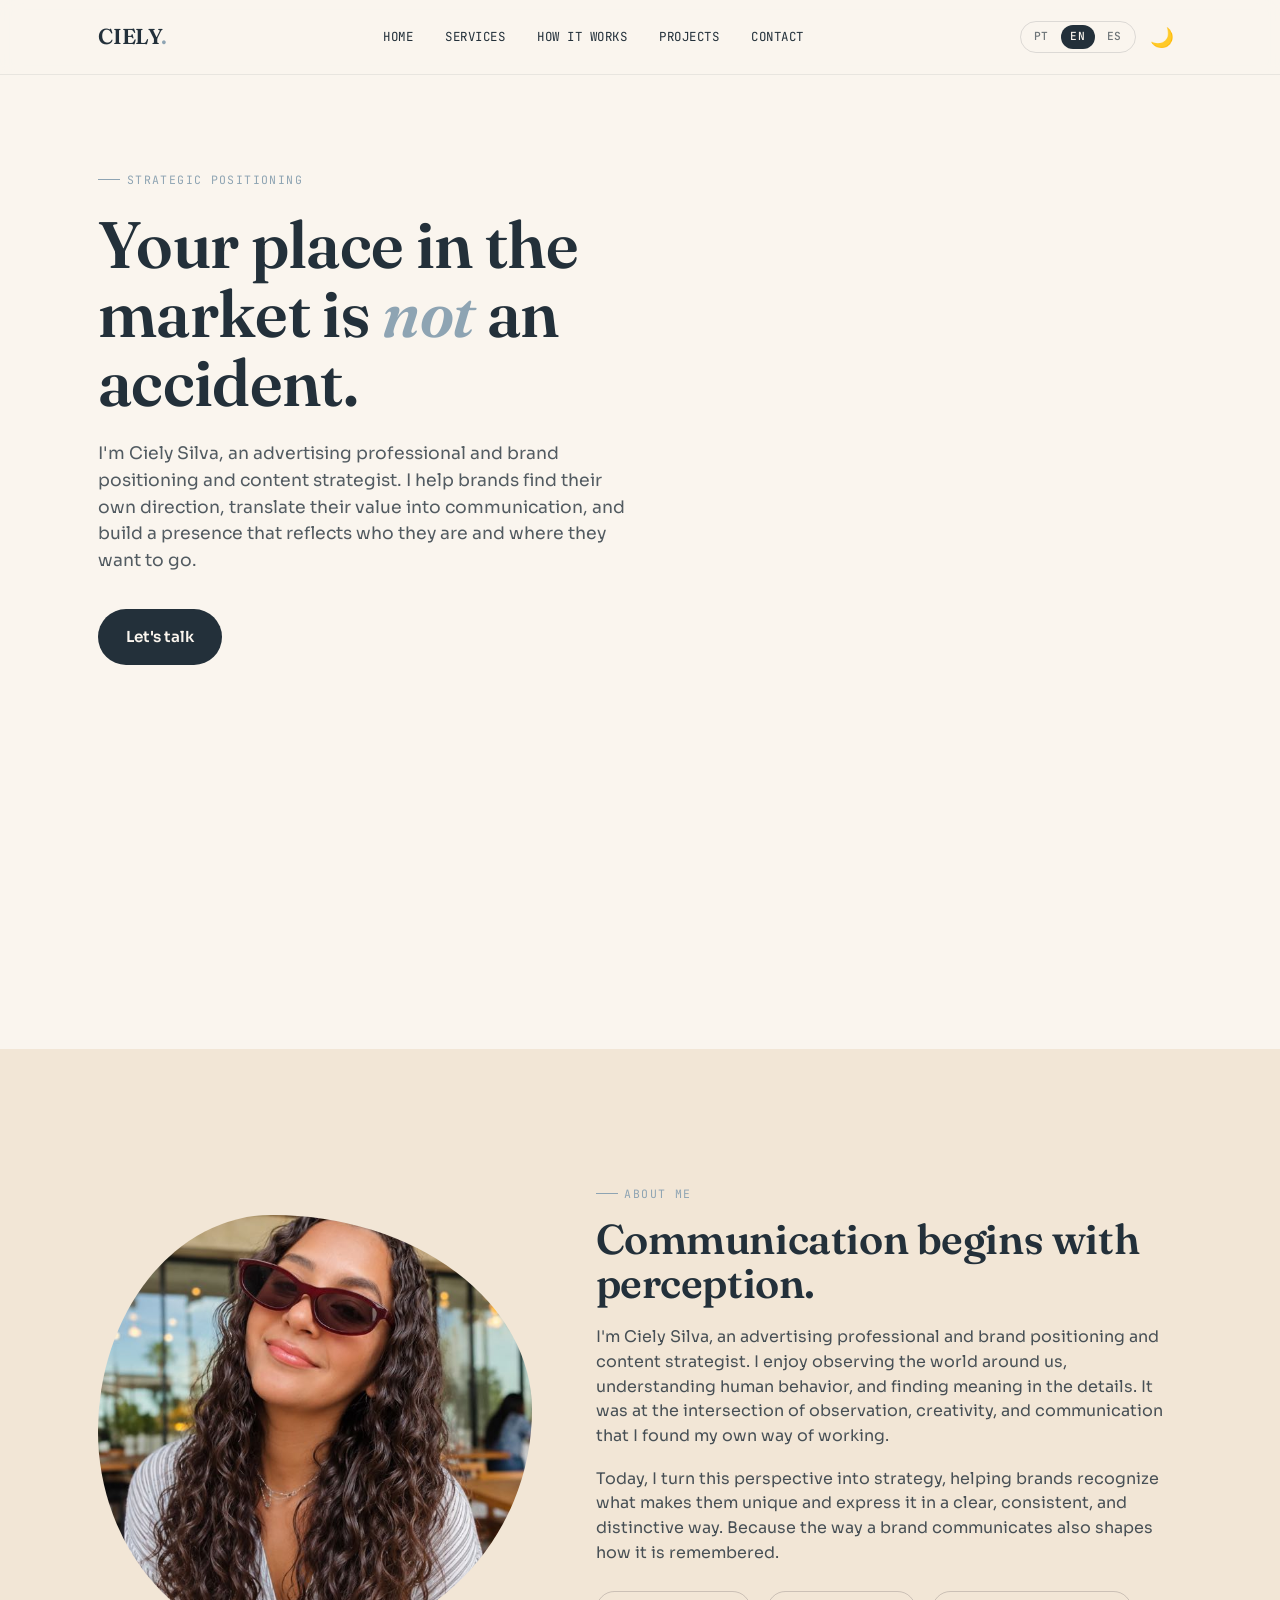
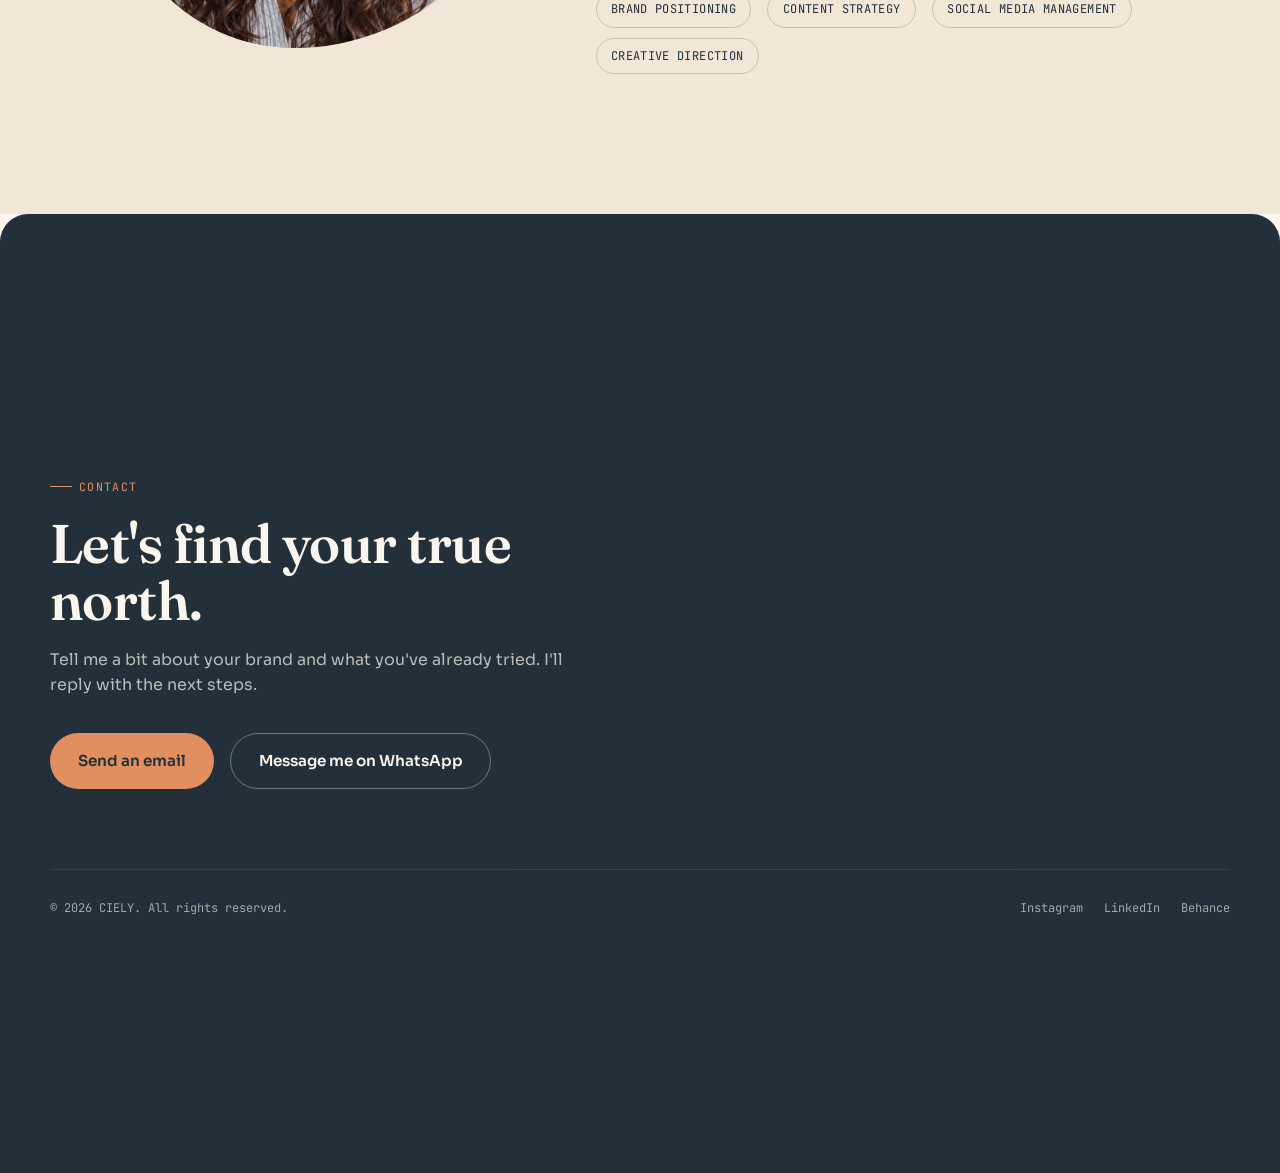
<file: index.html>
<!DOCTYPE html>
<html lang="pt-BR">
<head>
<meta charset="UTF-8" />
<meta name="viewport" content="width=device-width, initial-scale=1.0" />
<title data-i18n="index.title">CIELY — Posicionamento Estratégico para Redes Sociais</title>
<meta name="description" content="Portfólio de social media especializado em posicionamento estratégico de marcas." data-i18n-attr="content:index.desc" />

<!-- ================================================================
     COMO EDITAR ESTE SITE
     - Troque "NORTE" pelo seu nome ou nome de marca (busque por NORTE no arquivo)
     - Troque os textos entre [colchetes] pelo seu conteúdo real
     - Troque os links de e-mail, WhatsApp e redes sociais no rodapé
     - As imagens dos cases foram substituídas por blocos de cor de propósito:
       quando tiver prints/fotos reais, troque a <div class="case-thumb"> por uma <img>
     ================================================================ -->

<link rel="preconnect" href="https://fonts.googleapis.com">
<link rel="preconnect" href="https://fonts.gstatic.com" crossorigin>
<link href="https://fonts.googleapis.com/css2?family=Fraunces:ital,opsz,wght@0,9..144,500;0,9..144,600;1,9..144,500&family=Sora:wght@400;500;600;700&family=JetBrains+Mono:wght@400;500;700&display=swap" rel="stylesheet">

<link rel="stylesheet" href="css/style.css?v=11" />
<script>
  // Aplicar tema imediatamente para evitar flash
  (function() {
    const savedTheme = localStorage.getItem('theme');
    const prefersDark = window.matchMedia('(prefers-color-scheme: dark)').matches;
    const theme = savedTheme || (prefersDark ? 'dark' : 'light');
    if (theme === 'dark') {
      document.documentElement.classList.add('dark-mode');
    } else {
      document.documentElement.classList.add('light-mode');
    }
  })();
</script>
</head>
<body>

<!-- ============ NAV ============ -->
<header class="site-nav" id="siteNav">
  <div class="wrap">
    <a href="#top" class="brand">CIELY<span>.</span></a>
    <nav>
      <ul class="nav-links">
        <li><a href="#inicio" data-i18n="nav.home">Início</a></li>
        <li><a href="servicos.html" data-i18n="nav.services">Serviços</a></li>
        <li><a href="processo.html" data-i18n="nav.process">Como funciona</a></li>
        <li><a href="cases.html" data-i18n="nav.cases">Cases</a></li>
        <li><a href="contato.html" data-i18n="nav.contact">Contato</a></li>
      </ul>
    </nav>
    <div class="nav-tools">
      <div class="lang-switch" role="group" aria-label="Idioma" data-i18n-attr="aria-label:aria.lang">
        <button type="button" data-lang="pt" lang="pt" aria-label="Português" aria-pressed="true">PT</button>
        <button type="button" data-lang="en" lang="en" aria-label="English" aria-pressed="false">EN</button>
        <button type="button" data-lang="es" lang="es" aria-label="Español" aria-pressed="false">ES</button>
      </div>
      <button class="theme-toggle" id="themeToggle" aria-label="Alternar tema claro/escuro" data-i18n-attr="aria-label:aria.theme">
      <span id="themeIcon">🌙</span>
    </button>
    <button class="nav-toggle" id="navToggle" aria-label="Abrir menu" aria-expanded="false" data-i18n-attr="aria-label:aria.menu">
      <span></span><span></span><span></span>
    </button>
    </div>
  </div>
</header>

<!-- ============ HERO ============ -->
<section class="hero" id="top">
  <div class="wrap">
    <div class="hero-copy">
      <span class="eyebrow" data-i18n="index.eyebrow">Posicionamento estratégico</span>
      <h1 class="hero-title" data-i18n-html="index.hero.title">Seu lugar no mercado <em>não</em> é um acaso.</h1>
      <p class="hero-sub" data-i18n="index.hero.sub">
        Sou Ciely Silva, publicitária e social media focada em posicionamento estratégico.
        Ajudo marcas a sair do meio do ruído e ocupar o único espaço que é delas —
        com clareza antes de estética.
      </p>
      <div class="hero-actions">
        <a href="contato.html" class="btn btn-primary" data-i18n="index.hero.btn">Vamos conversar</a>
      </div>
    </div>

  </div>
</section>

<!-- ============ INÍCIO ============ -->
<section class="section" id="inicio">
  <div class="wrap">
    <div class="about-copy reveal">
    </div>
  </div>
</section>

<!-- ============ QUEM SOU ============ -->
<section class="section section-alt" style="background: var(--paper-2);">
      <div class="wrap about-grid">
        <img src="avatar.enc" alt="Ciely Silva" class="about-blob reveal" />
        <div class="about-copy reveal">
          <span class="eyebrow" data-i18n="index.about.eyebrow">Quem sou</span>
          <h2 style="margin-top:1rem; font-size:clamp(1.9rem,3.6vw,2.6rem);" data-i18n="index.about.title">Posicionamento é a base de tudo</h2>
          <p style="margin-top:1.2rem;" data-i18n="index.about.p1">
            Sou Ciely Silva, publicitária e estrategista de posicionamento e conteúdo.

            Gosto de observar o que acontece ao nosso redor, compreender comportamentos e encontrar significado nos detalhes. Foi nesse encontro entre observação, criatividade e comunicação que encontrei a minha forma de trabalhar.

            Hoje, transformo esse olhar em estratégia para ajudar marcas a reconhecer o que as torna únicas e expressar isso de maneira clara, coerente e reconhecível.

            Porque a forma como uma marca se comunica também constrói a forma como ela é lembrada.</p>
          <p data-i18n="index.about.p2">
            Trabalho com marcas que precisam sair do ruído, definir a própria voz e construir presença com intenção — e não só com frequência.
          </p>
          <ul class="about-list">
            <li data-i18n="skill.positioning">Posicionamento de marca</li>
            <li data-i18n="skill.content">Estratégia de conteúdo</li>
            <li data-i18n="skill.social">Gestão de redes sociais</li>
            <li data-i18n="skill.creative">Direção criativa</li>
          </ul>
        </div>
      </div>
    </section>
 
<!-- ============ CONTATO / FOOTER ============ -->
<footer class="contact" id="contato">
  <div class="wrap section">
    <span class="eyebrow" data-i18n="nav.contact">Contato</span>
    <h2 class="contact-title" data-i18n="footer.title">Vamos encontrar o seu norte.</h2>
    <p class="contact-sub" data-i18n="footer.sub.index">
      Me conte um pouco sobre a sua marca e o que você já tentou. Eu respondo com os
      próximos passos.
    </p>
    <div class="contact-actions">
      <a href="mailto:ciely.silva@ymal.com" class="btn btn-primary" data-i18n="btn.email">Enviar e-mail</a>
      <a href="https://wa.me/5531991516559" class="btn btn-ghost" target="_blank" rel="noopener" data-i18n="btn.whatsapp">Chamar no WhatsApp</a>
    </div>

    <div class="footer-bottom">
      <span>© <span id="year"></span> <span data-i18n="footer.rights">CIELY. Todos os direitos reservados.</span></span>
      <ul class="social-links">
        <li><a href="https://instagram.com/cielysillva" target="_blank" rel="noopener">Instagram</a></li>
        <li><a href="https://linkedin.com/in/franciely-silva-8322b4121" target="_blank" rel="noopener">LinkedIn</a></li>
        <li><a href="https://behance.net/seuusuario" target="_blank" rel="noopener">Behance</a></li>
      </ul>
    </div>
  </div>
</footer>

<script src="js/i18n.js?v=1"></script>
  <script src="js/script.js?v=7"></script>
</body>
</html>
</file>
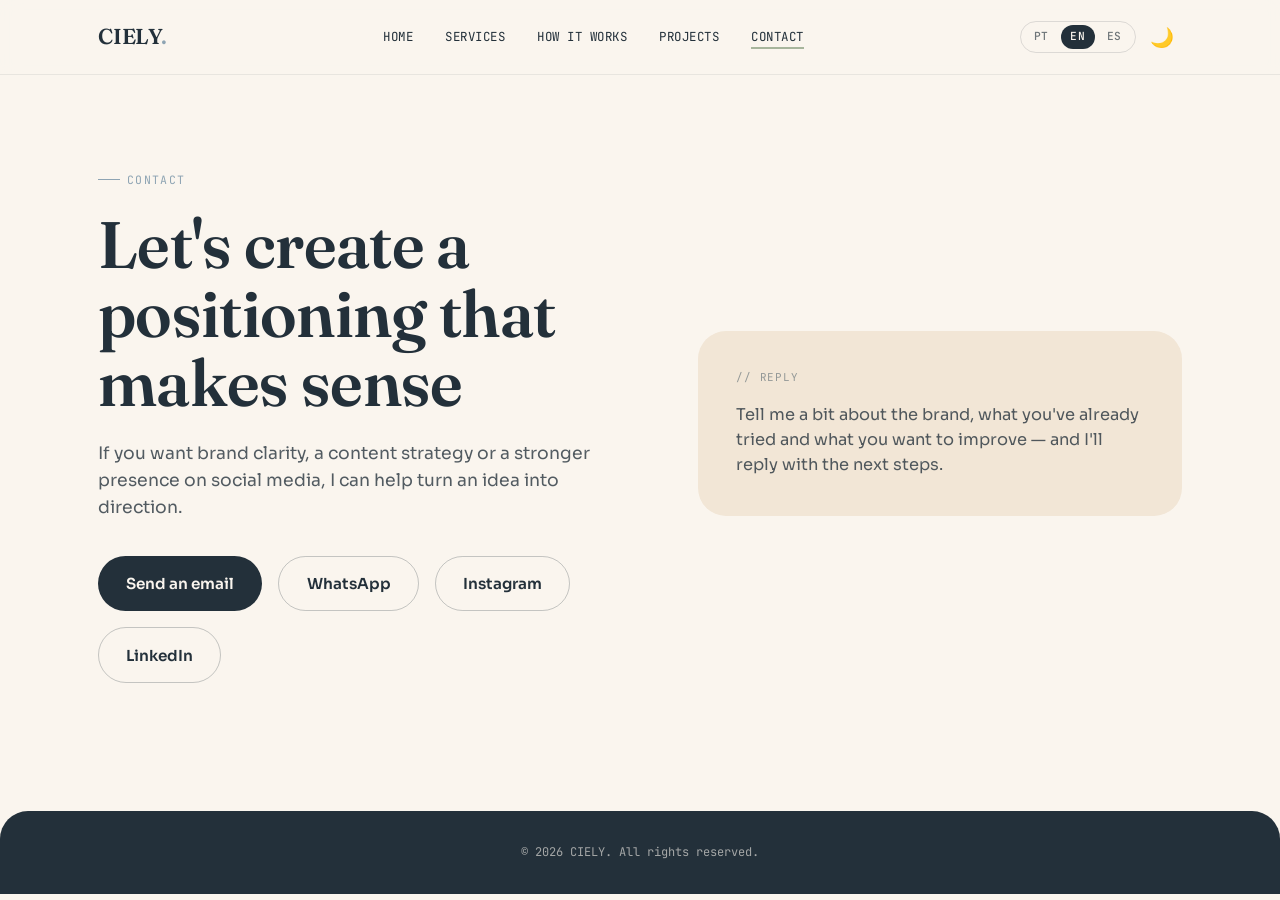
<file: contato.html>
<!DOCTYPE html>
<html lang="pt-BR">
<head>
  <meta charset="UTF-8" />
  <meta name="viewport" content="width=device-width, initial-scale=1.0" />
  <title data-i18n="contact.title">Contato — CIELY</title>
  <meta name="description" content="Entre em contato para discutir posicionamento estratégico e redes sociais." data-i18n-attr="content:contact.desc" />
  <link rel="preconnect" href="https://fonts.googleapis.com">
  <link rel="preconnect" href="https://fonts.gstatic.com" crossorigin>
  <link href="https://fonts.googleapis.com/css2?family=Fraunces:ital,opsz,wght@0,9..144,500;0,9..144,600;1,9..144,500&family=Sora:wght@400;500;600;700&family=JetBrains+Mono:wght@400;500;700&display=swap" rel="stylesheet">
  <link rel="stylesheet" href="css/style.css?v=11" />
  <script>
    // Aplicar tema imediatamente para evitar flash
    (function() {
      const savedTheme = localStorage.getItem('theme');
      const prefersDark = window.matchMedia('(prefers-color-scheme: dark)').matches;
      const theme = savedTheme || (prefersDark ? 'dark' : 'light');
      if (theme === 'dark') {
        document.documentElement.classList.add('dark-mode');
      } else {
        document.documentElement.classList.add('light-mode');
      }
    })();
  </script>
</head>
<body>
  <header class="site-nav" id="siteNav">
    <div class="wrap">
      <a href="index.html" class="brand">CIELY<span>.</span></a>
      <nav>
        <ul class="nav-links">
          <li><a href="index.html#inicio" data-i18n="nav.home">Início</a></li>
          <li><a href="servicos.html" data-i18n="nav.services">Serviços</a></li>
          <li><a href="processo.html" data-i18n="nav.process">Como funciona</a></li>
          <li><a href="cases.html" data-i18n="nav.cases">Cases</a></li>
          <li><a href="contato.html" class="is-active" aria-current="page" data-i18n="nav.contact">Contato</a></li>
        </ul>
      </nav>
      <div class="nav-tools">
        <div class="lang-switch" role="group" aria-label="Idioma" data-i18n-attr="aria-label:aria.lang">
          <button type="button" data-lang="pt" lang="pt" aria-label="Português" aria-pressed="true">PT</button>
          <button type="button" data-lang="en" lang="en" aria-label="English" aria-pressed="false">EN</button>
          <button type="button" data-lang="es" lang="es" aria-label="Español" aria-pressed="false">ES</button>
        </div>
        <button class="theme-toggle" id="themeToggle" aria-label="Alternar tema claro/escuro" data-i18n-attr="aria-label:aria.theme">
        <span id="themeIcon">🌙</span>
      </button>
      <button class="nav-toggle" id="navToggle" aria-label="Abrir menu" aria-expanded="false" data-i18n-attr="aria-label:aria.menu">
        <span></span><span></span><span></span>
      </button>
      </div>
    </div>
  </header>

  <main>
    <section class="hero">
      <div class="wrap">
        <div class="hero-copy">
          <span class="eyebrow" data-i18n="nav.contact">Contato</span>
          <h1 class="hero-title" data-i18n="contact.hero.title">Vamos criar um posicionamento que faça sentido</h1>
          <p class="hero-sub" data-i18n="contact.hero.sub">
            Se você quer clareza de marca, estratégia de conteúdo ou uma presença mais firme nas redes, eu posso ajudar a transformar ideia em direção.
          </p>
          <div class="hero-actions">
            <a href="mailto:ciely.silva@gmail.com" class="btn btn-primary" data-i18n="btn.email">Enviar e-mail</a>
            <a href="https://wa.me/5531991516559" class="btn btn-ghost" target="_blank" rel="noopener">WhatsApp</a>
            <a href="https://instagram.com/cielysillva" class="btn btn-ghost" target="_blank" rel="noopener">Instagram</a>
            <a href="https://linkedin.com/in/franciely-silva-8322b4121" class="btn btn-ghost" target="_blank" rel="noopener">LinkedIn</a>
          </div>
        </div>
        <div class="hero-visual">
          <div class="matrix-card">
            <span class="matrix-caption" data-i18n="contact.caption">// Resposta</span>
            <p style="margin:0; font-size:1.02rem; color:var(--ink); opacity:0.78;" data-i18n="contact.card">
              Me conte um pouco sobre a marca, o que já tentou e o que quer melhorar — e eu respondo com os próximos passos.
            </p>
          </div>
        </div>
      </div>
    </section>
  </main>

  
  
  
<!-- ============ FOOTER ============ -->
<footer class="contact contact-slim">
  <div class="wrap">
    <div class="footer-bottom">
      <span>© <span id="year"></span> <span data-i18n="footer.rights">CIELY. Todos os direitos reservados.</span></span>
    </div>
  </div>
</footer>
<script src="js/i18n.js?v=1"></script>
  <script src="js/script.js?v=7"></script>
</body>
</html>
</file>
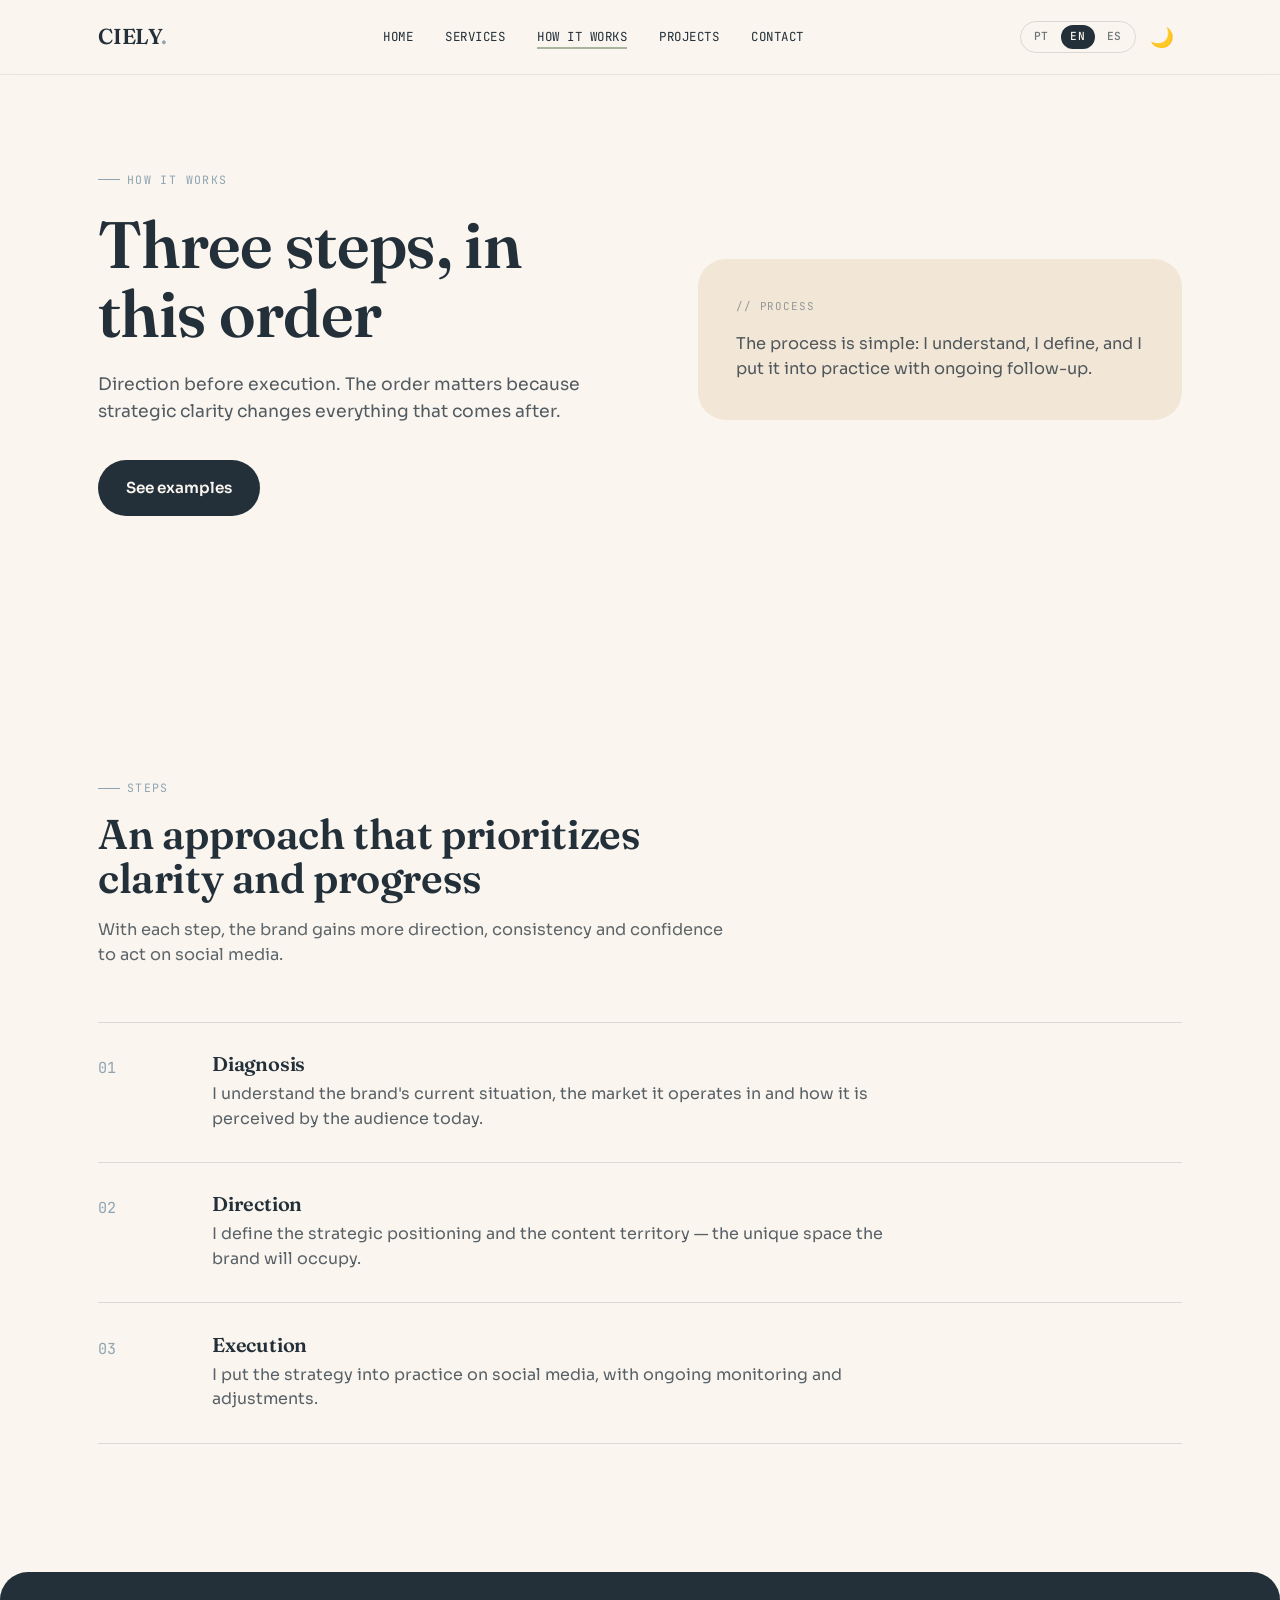
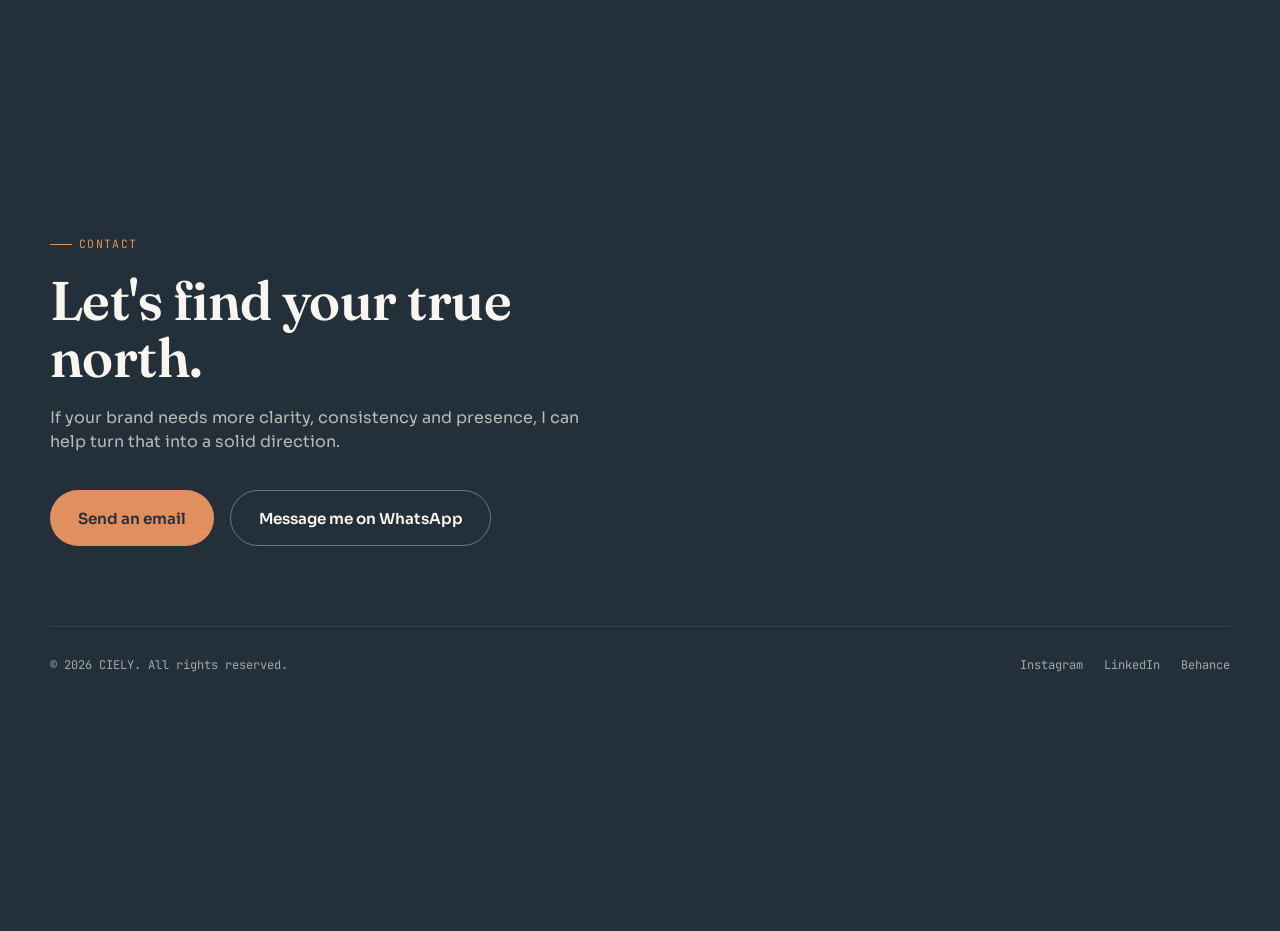
<file: processo.html>
<!DOCTYPE html>
<html lang="pt-BR">
<head>
  <meta charset="UTF-8" />
  <meta name="viewport" content="width=device-width, initial-scale=1.0" />
  <title data-i18n="process.title">Como funciona — CIELY</title>
  <meta name="description" content="Entenda o processo de trabalho de CIELY, do diagnóstico à execução." data-i18n-attr="content:process.desc" />
  <link rel="preconnect" href="https://fonts.googleapis.com">
  <link rel="preconnect" href="https://fonts.gstatic.com" crossorigin>
  <link href="https://fonts.googleapis.com/css2?family=Fraunces:ital,opsz,wght@0,9..144,500;0,9..144,600;1,9..144,500&family=Sora:wght@400;500;600;700&family=JetBrains+Mono:wght@400;500;700&display=swap" rel="stylesheet">
  <link rel="stylesheet" href="css/style.css?v=11" />
  <script>
    // Aplicar tema imediatamente para evitar flash
    (function() {
      const savedTheme = localStorage.getItem('theme');
      const prefersDark = window.matchMedia('(prefers-color-scheme: dark)').matches;
      const theme = savedTheme || (prefersDark ? 'dark' : 'light');
      if (theme === 'dark') {
        document.documentElement.classList.add('dark-mode');
      } else {
        document.documentElement.classList.add('light-mode');
      }
    })();
  </script>
</head>
<body>
  <header class="site-nav" id="siteNav">
    <div class="wrap">
      <a href="index.html" class="brand">CIELY<span>.</span></a>
      <nav>
        <ul class="nav-links">
          <li><a href="index.html#inicio" data-i18n="nav.home">Início</a></li>
          <li><a href="servicos.html" data-i18n="nav.services">Serviços</a></li>
          <li><a href="processo.html" class="is-active" aria-current="page" data-i18n="nav.process">Como funciona</a></li>
          <li><a href="cases.html" data-i18n="nav.cases">Cases</a></li>
          <li><a href="contato.html" data-i18n="nav.contact">Contato</a></li>
        </ul>
      </nav>
      <div class="nav-tools">
        <div class="lang-switch" role="group" aria-label="Idioma" data-i18n-attr="aria-label:aria.lang">
          <button type="button" data-lang="pt" lang="pt" aria-label="Português" aria-pressed="true">PT</button>
          <button type="button" data-lang="en" lang="en" aria-label="English" aria-pressed="false">EN</button>
          <button type="button" data-lang="es" lang="es" aria-label="Español" aria-pressed="false">ES</button>
        </div>
        <button class="theme-toggle" id="themeToggle" aria-label="Alternar tema claro/escuro" data-i18n-attr="aria-label:aria.theme">
        <span id="themeIcon">🌙</span>
      </button>
      <button class="nav-toggle" id="navToggle" aria-label="Abrir menu" aria-expanded="false" data-i18n-attr="aria-label:aria.menu">
        <span></span><span></span><span></span>
      </button>
      </div>
    </div>
  </header>

  <main>
    <section class="hero">
      <div class="wrap">
        <div class="hero-copy">
          <span class="eyebrow" data-i18n="nav.process">Como funciona</span>
          <h1 class="hero-title" data-i18n="process.hero.title">Três etapas, nessa ordem</h1>
          <p class="hero-sub" data-i18n="process.hero.sub">
            Direção antes de execução. A ordem importa porque a clareza estratégica muda tudo o que vem depois.
          </p>
          <div class="hero-actions">
            <a href="cases.html" class="btn btn-primary" data-i18n="process.hero.btn">Ver exemplos</a>
          </div>
        </div>
        <div class="hero-visual">
          <div class="matrix-card">
            <span class="matrix-caption" data-i18n="process.caption">// Processo</span>
            <p style="margin:0; font-size:1.02rem; color:var(--ink); opacity:0.78;" data-i18n="process.card">
              O processo é simples: entendo, defino e coloco em prática com acompanhamento contínuo.
            </p>
          </div>
        </div>
      </div>
    </section>

    <section class="section">
      <div class="wrap">
        <div class="section-head reveal">
          <span class="eyebrow" data-i18n="process.eyebrow">Etapas</span>
          <h2 data-i18n="process.h2">Uma abordagem que prioriza clareza e evolução</h2>
          <p data-i18n="process.intro">A cada etapa, a marca ganha mais direção, consistência e segurança para agir nas redes.</p>
        </div>

        <div class="process-list">
          <div class="process-item reveal">
            <span class="process-num">01</span>
            <div>
              <h3 data-i18n="process.1.h3">Diagnóstico</h3>
              <p data-i18n="process.1.p">Entendo o cenário atual da marca, o mercado em que ela está e como ela é percebida hoje pelo público.</p>
            </div>
          </div>
          <div class="process-item reveal">
            <span class="process-num">02</span>
            <div>
              <h3 data-i18n="process.2.h3">Direção</h3>
              <p data-i18n="process.2.p">Defino o posicionamento estratégico e o território de conteúdo — o espaço único que a marca vai ocupar.</p>
            </div>
          </div>
          <div class="process-item reveal">
            <span class="process-num">03</span>
            <div>
              <h3 data-i18n="process.3.h3">Execução</h3>
              <p data-i18n="process.3.p">Coloco a estratégia em prática nas redes, com acompanhamento e ajustes contínuos.</p>
            </div>
          </div>
        </div>
      </div>
    </section>
  </main>

  <footer class="contact" id="contato">
    <div class="wrap section">
      <span class="eyebrow" data-i18n="nav.contact">Contato</span>
      <h2 class="contact-title" data-i18n="footer.title">Vamos encontrar o seu norte.</h2>
      <p class="contact-sub" data-i18n="footer.sub.pages">
        Se a marca precisa de mais clareza, consistência e presença, posso ajudar a transformar isso em uma direção sólida.
      </p>
      <div class="contact-actions">
        <a href="mailto:ciely.silva@gmail.com" class="btn btn-primary" data-i18n="btn.email">Enviar e-mail</a>
        <a href="https://wa.me/5531991516559" class="btn btn-ghost" target="_blank" rel="noopener" data-i18n="btn.whatsapp">Chamar no WhatsApp</a>
      </div>
      <div class="footer-bottom">
        <span>© <span id="year"></span> <span data-i18n="footer.rights">CIELY. Todos os direitos reservados.</span></span>
        <ul class="social-links">
          <li><a href="https://instagram.com/cielysillva" target="_blank" rel="noopener">Instagram</a></li>
          <li><a href="https://linkedin.com/in/franciely-silva-8322b4121" target="_blank" rel="noopener">LinkedIn</a></li>
          <li><a href="https://behance.net/cielysillva" target="_blank" rel="noopener">Behance</a></li>
        </ul>
      </div>
    </div>
  </footer>

  <script src="js/i18n.js?v=1"></script>
  <script src="js/script.js?v=7"></script>
</body>
</html>
</file>
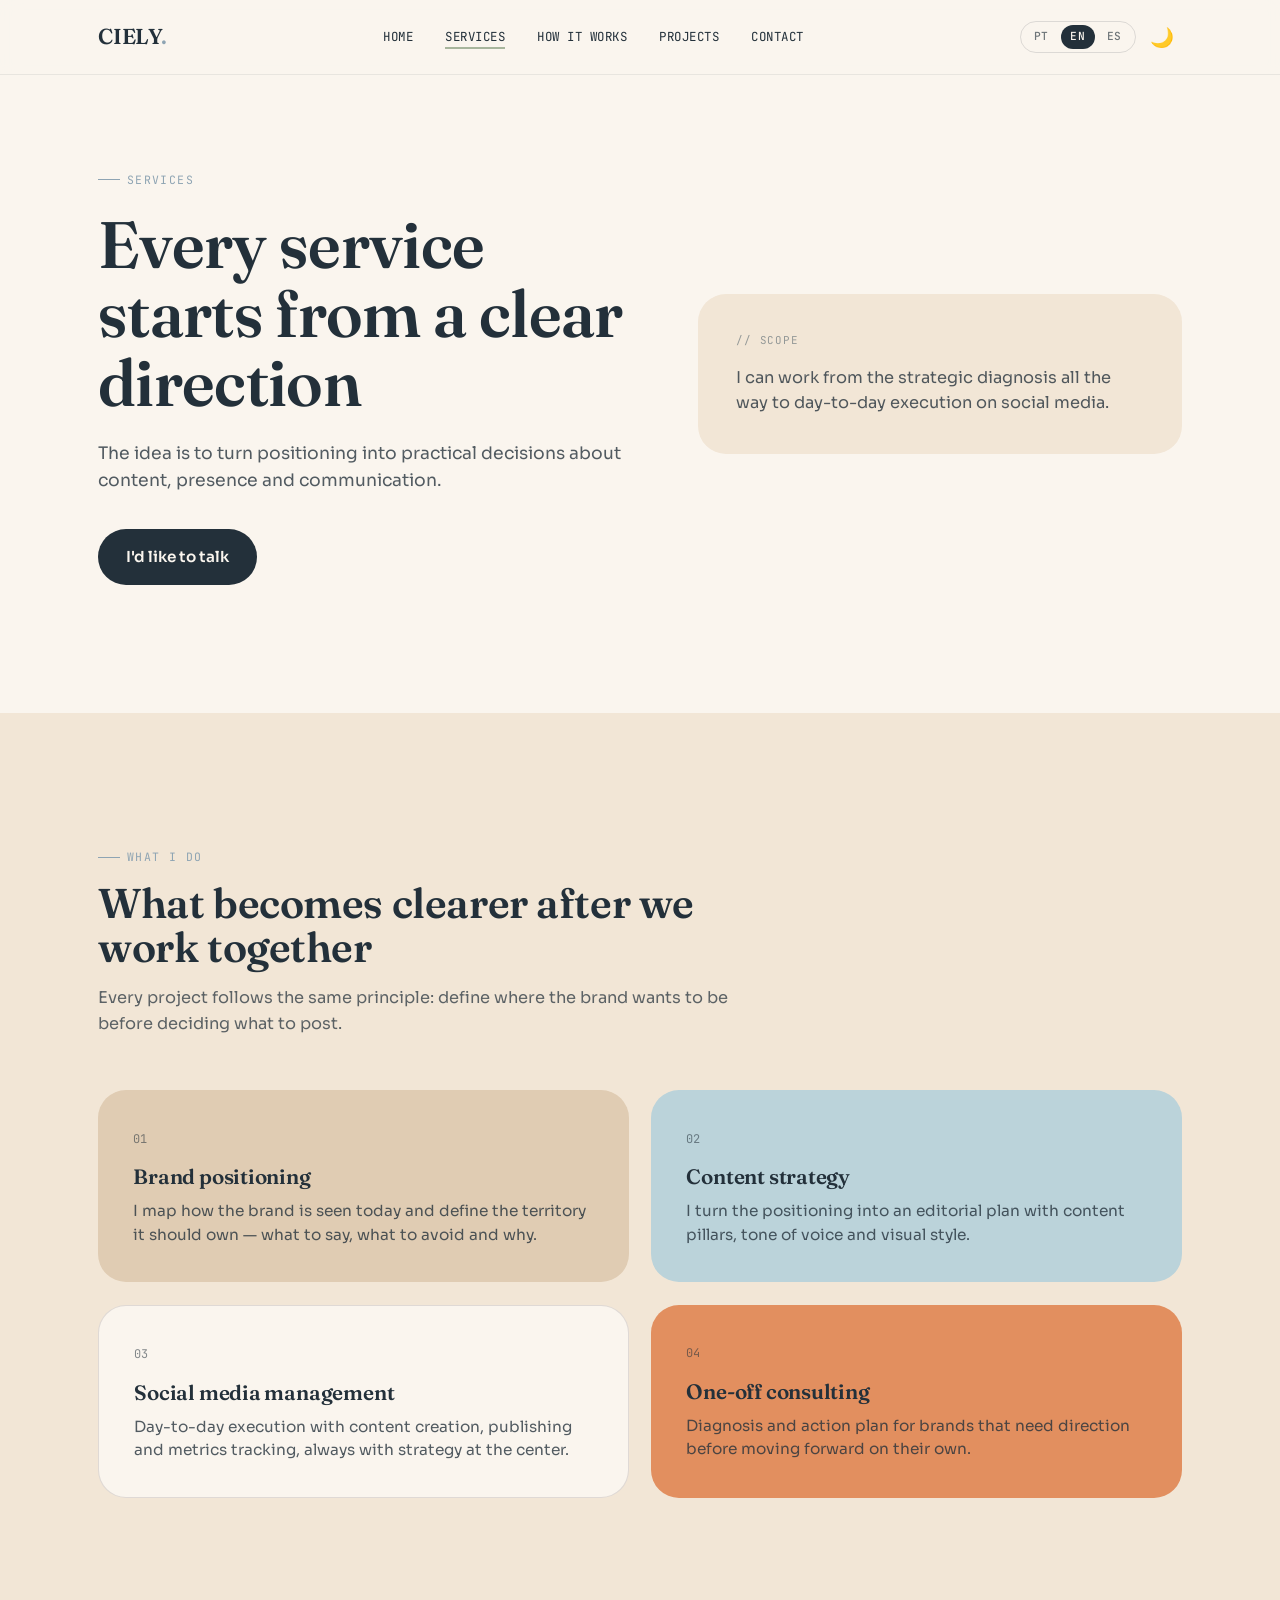
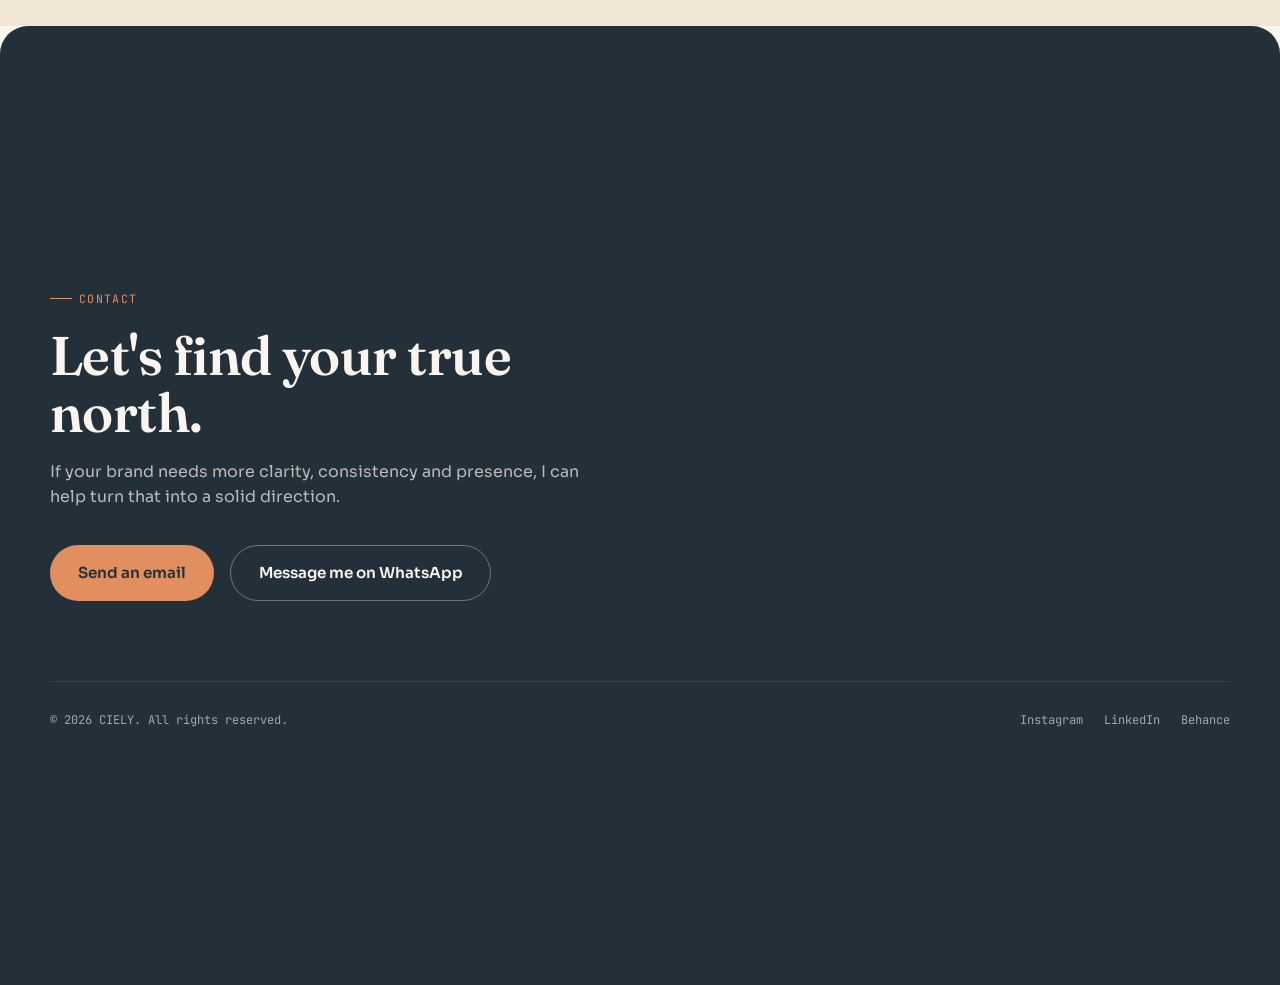
<file: servicos.html>
<!DOCTYPE html>
<html lang="pt-BR">
<head>
  <meta charset="UTF-8" />
  <meta name="viewport" content="width=device-width, initial-scale=1.0" />
  <title data-i18n="services.title">Serviços — CIELY</title>
  <meta name="description" content="Serviços de posicionamento estratégico e gestão de redes sociais." data-i18n-attr="content:services.desc" />
  <link rel="preconnect" href="https://fonts.googleapis.com">
  <link rel="preconnect" href="https://fonts.gstatic.com" crossorigin>
  <link href="https://fonts.googleapis.com/css2?family=Fraunces:ital,opsz,wght@0,9..144,500;0,9..144,600;1,9..144,500&family=Sora:wght@400;500;600;700&family=JetBrains+Mono:wght@400;500;700&display=swap" rel="stylesheet">
  <link rel="stylesheet" href="css/style.css?v=11" />
  <script>
    // Aplicar tema imediatamente para evitar flash
    (function() {
      const savedTheme = localStorage.getItem('theme');
      const prefersDark = window.matchMedia('(prefers-color-scheme: dark)').matches;
      const theme = savedTheme || (prefersDark ? 'dark' : 'light');
      if (theme === 'dark') {
        document.documentElement.classList.add('dark-mode');
      } else {
        document.documentElement.classList.add('light-mode');
      }
    })();
  </script>
</head>
<body>
  <header class="site-nav" id="siteNav">
    <div class="wrap">
      <a href="index.html" class="brand">CIELY<span>.</span></a>
      <nav>
        <ul class="nav-links">
          <li><a href="index.html#inicio" data-i18n="nav.home">Início</a></li>
          <li><a href="servicos.html" class="is-active" aria-current="page" data-i18n="nav.services">Serviços</a></li>
          <li><a href="processo.html" data-i18n="nav.process">Como funciona</a></li>
          <li><a href="cases.html" data-i18n="nav.cases">Cases</a></li>
          <li><a href="contato.html" data-i18n="nav.contact">Contato</a></li>
        </ul>
      </nav>
      <div class="nav-tools">
        <div class="lang-switch" role="group" aria-label="Idioma" data-i18n-attr="aria-label:aria.lang">
          <button type="button" data-lang="pt" lang="pt" aria-label="Português" aria-pressed="true">PT</button>
          <button type="button" data-lang="en" lang="en" aria-label="English" aria-pressed="false">EN</button>
          <button type="button" data-lang="es" lang="es" aria-label="Español" aria-pressed="false">ES</button>
        </div>
        <button class="theme-toggle" id="themeToggle" aria-label="Alternar tema claro/escuro" data-i18n-attr="aria-label:aria.theme">
        <span id="themeIcon">🌙</span>
      </button>
      <button class="nav-toggle" id="navToggle" aria-label="Abrir menu" aria-expanded="false" data-i18n-attr="aria-label:aria.menu">
        <span></span><span></span><span></span>
      </button>
      </div>
    </div>
  </header>

  <main>
    <section class="hero">
      <div class="wrap">
        <div class="hero-copy">
          <span class="eyebrow" data-i18n="nav.services">Serviços</span>
          <h1 class="hero-title" data-i18n="services.hero.title">Cada serviço parte de uma direção clara</h1>
          <p class="hero-sub" data-i18n="services.hero.sub">
            A ideia é transformar posicionamento em decisões práticas de conteúdo, presença e comunicação.
          </p>
          <div class="hero-actions">
            <a href="contato.html" class="btn btn-primary" data-i18n="services.hero.btn">Quero conversar</a>
          </div>
        </div>
        <div class="hero-visual">
          <div class="matrix-card">
            <span class="matrix-caption" data-i18n="services.caption">// Escopo</span>
            <p style="margin:0; font-size:1.02rem; color:var(--ink); opacity:0.78;" data-i18n="services.card">
              Posso atuar desde o diagnóstico estratégico até a execução do dia a dia nas redes sociais.
            </p>
          </div>
        </div>
      </div>
    </section>

    <section class="section section-alt">
      <div class="wrap">
        <div class="section-head reveal">
          <span class="eyebrow" data-i18n="services.eyebrow">O que faço</span>
          <h2 data-i18n="services.h2">O que fica mais claro depois de trabalharmos juntos</h2>
          <p data-i18n="services.intro">Todo projeto é conduzido com o mesmo princípio: definir onde a marca quer estar antes de decidir o que postar.</p>
        </div>

        <div class="services-grid">
          <div class="service-card reveal">
            <span class="service-index">01</span>
            <h3 data-i18n="skill.positioning">Posicionamento de marca</h3>
            <p data-i18n="services.1.p">Mapeio como a marca é vista hoje e defino o território que ela deve ocupar — o que dizer, o que evitar e por quê.</p>
          </div>
          <div class="service-card reveal">
            <span class="service-index">02</span>
            <h3 data-i18n="skill.content">Estratégia de conteúdo</h3>
            <p data-i18n="services.2.p">Transformo o posicionamento em um plano editorial com pilares, tom de voz e linha visual.</p>
          </div>
          <div class="service-card reveal">
            <span class="service-index">03</span>
            <h3 data-i18n="skill.social">Gestão de redes sociais</h3>
            <p data-i18n="services.3.p">Execução do dia a dia com criação, publicação e acompanhamento de métricas, sempre com estratégia no centro.</p>
          </div>
          <div class="service-card reveal">
            <span class="service-index">04</span>
            <h3 data-i18n="services.4.h3">Consultoria pontual</h3>
            <p data-i18n="services.4.p">Diagnóstico e plano de ação para marcas que precisam de direção antes de continuar sozinhas.</p>
          </div>
        </div>
      </div>
    </section>
  </main>

  <footer class="contact" id="contato">
    <div class="wrap section">
      <span class="eyebrow" data-i18n="nav.contact">Contato</span>
      <h2 class="contact-title" data-i18n="footer.title">Vamos encontrar o seu norte.</h2>
      <p class="contact-sub" data-i18n="footer.sub.pages">
        Se a marca precisa de mais clareza, consistência e presença, posso ajudar a transformar isso em uma direção sólida.
      </p>
      <div class="contact-actions">
        <a href="mailto:ciely.silva@gmail.com" class="btn btn-primary" data-i18n="btn.email">Enviar e-mail</a>
        <a href="https://wa.me/5531991516559" class="btn btn-ghost" target="_blank" rel="noopener" data-i18n="btn.whatsapp">Chamar no WhatsApp</a>
      </div>
      <div class="footer-bottom">
        <span>© <span id="year"></span> <span data-i18n="footer.rights">CIELY. Todos os direitos reservados.</span></span>
        <ul class="social-links">
          <li><a href="https://instagram.com/cielysillva" target="_blank" rel="noopener">Instagram</a></li>
          <li><a href="https://linkedin.com/in/franciely-silva-8322b4121" target="_blank" rel="noopener">LinkedIn</a></li>
          <li><a href="https://behance.net/cielysillva" target="_blank" rel="noopener">Behance</a></li>
        </ul>
      </div>
    </div>
  </footer>

  <script src="js/i18n.js?v=1"></script>
  <script src="js/script.js?v=7"></script>
</body>
</html>
</file>
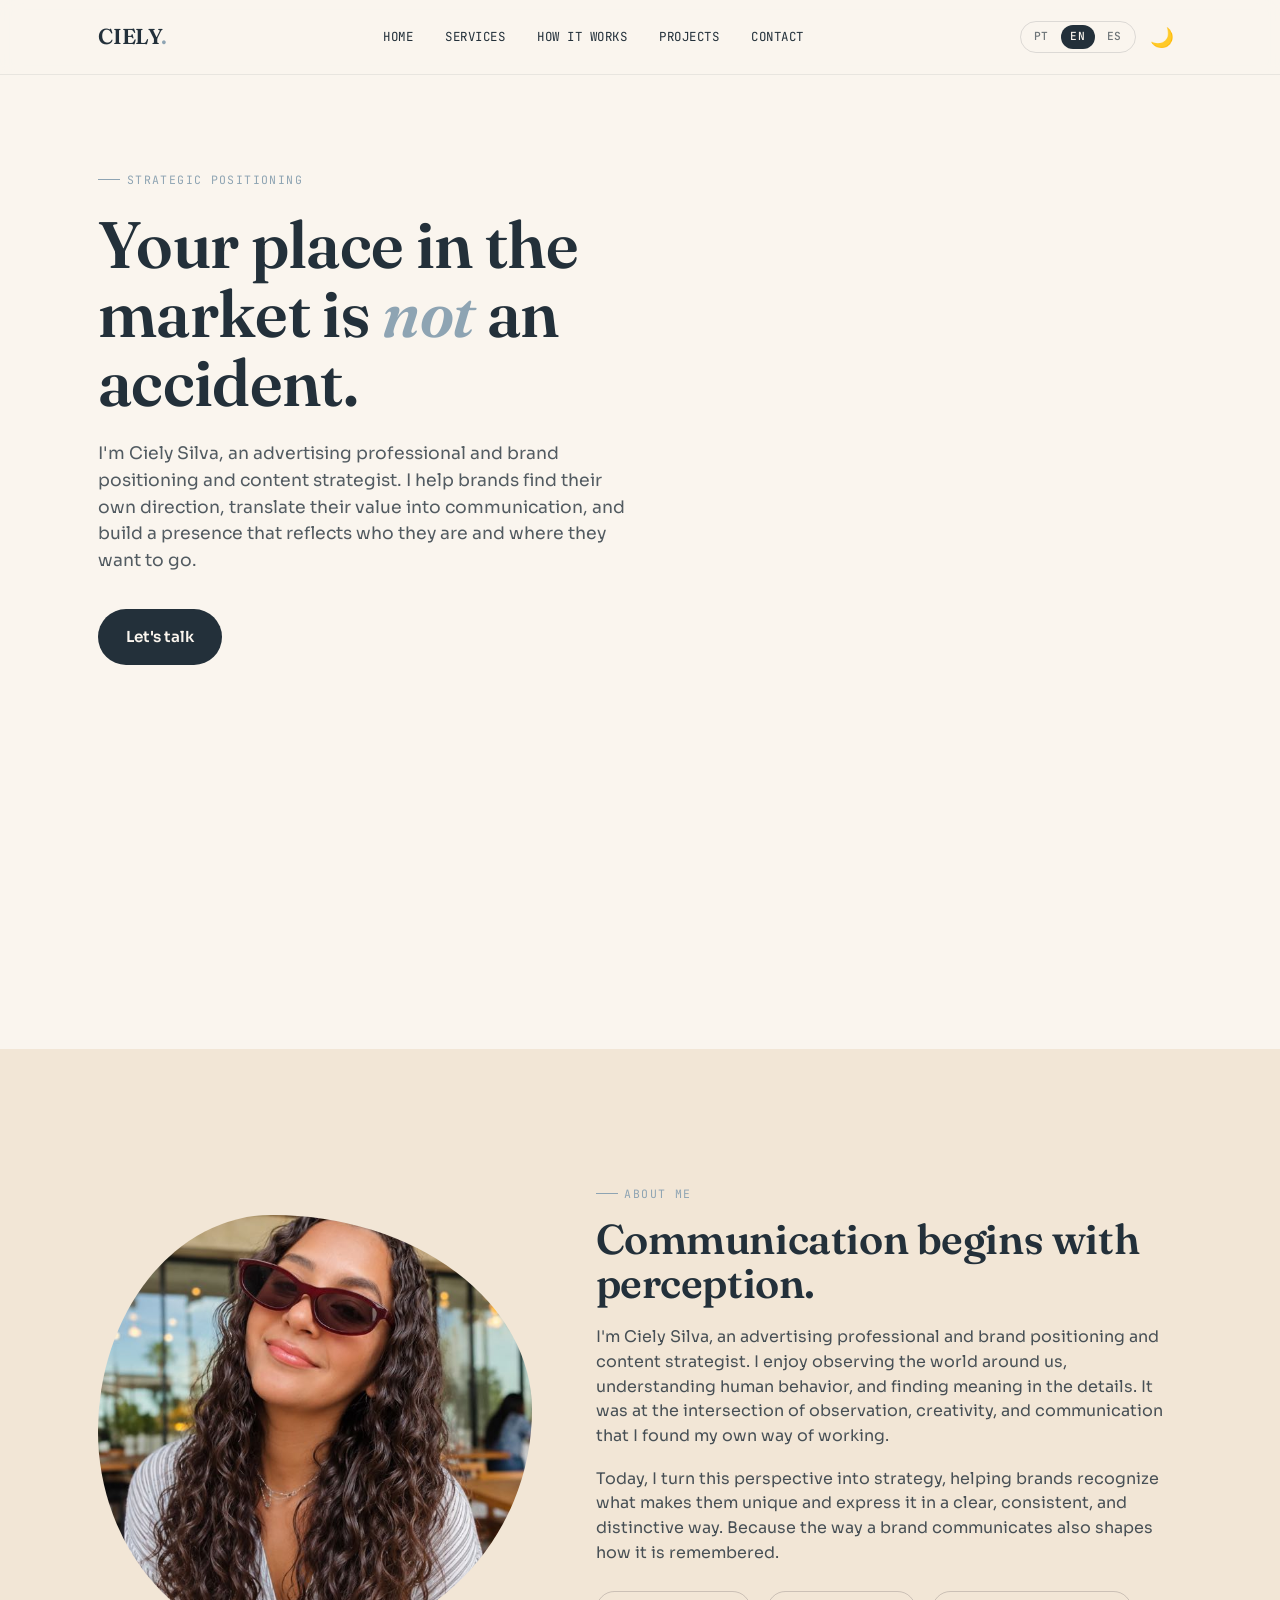
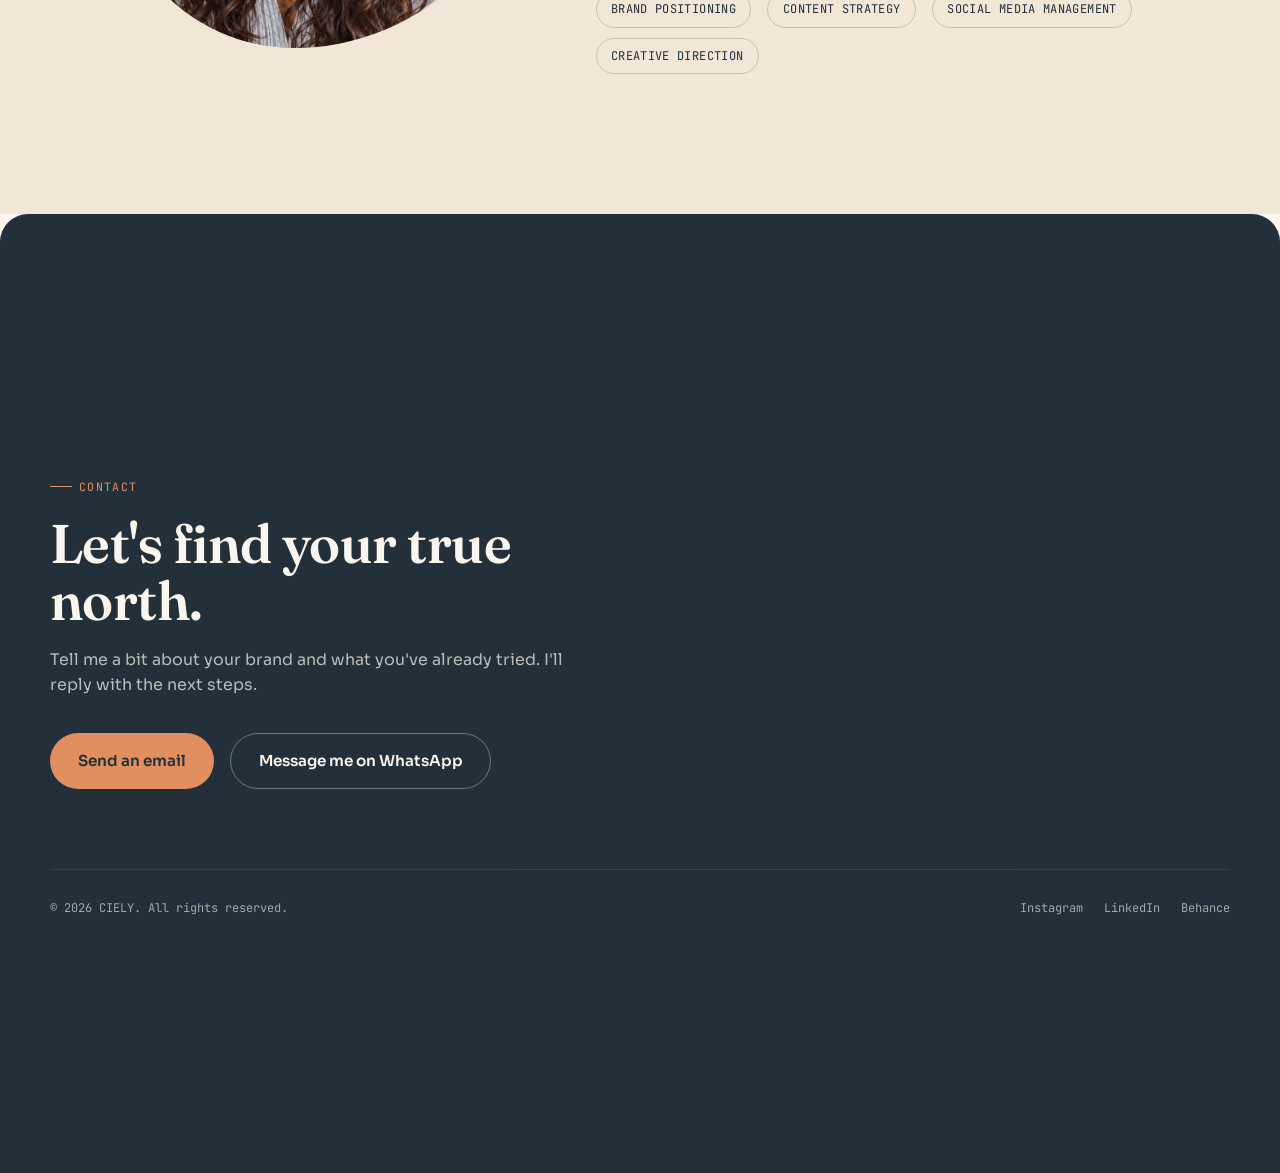
<file: sobre.html>
<!DOCTYPE html>
<html lang="pt-BR">
<head>
  <meta charset="UTF-8" />
  <meta name="viewport" content="width=device-width, initial-scale=1.0" />
  <title>Sobre — CIELY</title>
  <meta name="description" content="Conheça o posicionamento estratégico de CIELY e a abordagem de trabalho." />
  <link rel="preconnect" href="https://fonts.googleapis.com">
  <link rel="preconnect" href="https://fonts.gstatic.com" crossorigin>
  <link href="https://fonts.googleapis.com/css2?family=Fraunces:ital,opsz,wght@0,9..144,500;0,9..144,600;1,9..144,500&family=Sora:wght@400;500;600;700&family=JetBrains+Mono:wght@400;500;700&display=swap" rel="stylesheet">
  <link rel="stylesheet" href="css/style.css?v=6" />
  <script>
    // Aplicar tema imediatamente para evitar flash
    (function() {
      const savedTheme = localStorage.getItem('theme');
      const prefersDark = window.matchMedia('(prefers-color-scheme: dark)').matches;
      const theme = savedTheme || (prefersDark ? 'dark' : 'light');
      if (theme === 'dark') {
        document.documentElement.classList.add('dark-mode');
      } else {
        document.documentElement.classList.add('light-mode');
      }
    })();
  </script>
  <script>
    // Redirecionar para a página Início (agora mesclada no index.html)
    window.location.href = 'index.html#inicio';
  </script>
</head>
<body>
  <header class="site-nav" id="siteNav">
    <div class="wrap">
      <a href="index.html" class="brand">CIELY<span>.</span></a>
      <nav>
        <ul class="nav-links">
          <li><a href="sobre.html" class="is-active" aria-current="page">Sobre</a></li>
          <li><a href="servicos.html">Serviços</a></li>
          <li><a href="processo.html">Como funciona</a></li>
          <li><a href="cases.html">Cases</a></li>
          <li><a href="contato.html">Contato</a></li>
        </ul>
      </nav>
      <button class="theme-toggle" id="themeToggle" aria-label="Alternar tema claro/escuro">
        <span id="themeIcon">🌙</span>
      </button>
      <button class="nav-toggle" id="navToggle" aria-label="Abrir menu" aria-expanded="false">
        <span></span><span></span><span></span>
      </button>
    </div>
  </header>

  <main>
    <section class="hero">
      <div class="wrap">
        <div class="hero-copy">
          <span class="eyebrow">Sobre</span>
          <h1 class="hero-title">Estratégia antes de estética</h1>
          <p class="hero-sub">
            Eu ajudo marcas a encontrar um posicionamento claro, consistente e memorável — antes de pensar em conteúdo para postar.
          </p>
          <div class="hero-actions">
            <a href="contato.html" class="btn btn-primary">Falar sobre o projeto</a>
            <a href="servicos.html" class="btn btn-ghost">Ver serviços</a>
          </div>
        </div>
        <div class="hero-visual">
          <div class="matrix-card">
            <span class="matrix-caption">// Abordagem</span>
            <p style="margin:0; font-size:1.02rem; color:var(--ink); opacity:0.78;">
              O foco está em entender o mercado, o público e o que a marca quer ser lembrada — para então transformar isso em direção, voz e conteúdo.
            </p>
          </div>
        </div>
      </div>
    </section>

    <section class="section" id="sobre">
      <div class="wrap about-grid">
        <div class="about-blob reveal" aria-hidden="true"></div>
        <div class="about-copy reveal">
          <span class="eyebrow">Quem sou</span>
          <h2 style="margin-top:1rem; font-size:clamp(1.9rem,3.6vw,2.6rem);">Posicionamento é a base de tudo</h2>
          <p style="margin-top:1.2rem;">
            Sou Ciely, social media especializada em posicionamento estratégico para marcas que querem ser percebidas com mais clareza.
          </p>
          <p>
            Trabalho com marcas que precisam sair do ruído, definir a própria voz e construir presença com intenção — e não só com frequência.
          </p>
          <ul class="about-list">
            <li>Posicionamento de marca</li>
            <li>Estratégia de conteúdo</li>
            <li>Gestão de redes sociais</li>
            <li>Direção criativa</li>
          </ul>
        </div>
      </div>
    </section>
  </main>

  <footer class="contact" id="contato">
    <div class="wrap section">
      <span class="eyebrow">Contato</span>
      <h2 class="contact-title">Vamos encontrar o seu norte.</h2>
      <p class="contact-sub">
        Se a marca precisa de mais clareza, consistência e presença, posso ajudar a transformar isso em uma direção sólida.
      </p>
      <div class="contact-actions">
        <a href="mailto:ciely.silva@gmail.com" class="btn btn-primary">Enviar e-mail</a>
        <a href="https://wa.me/5531991516559" class="btn btn-ghost" target="_blank" rel="noopener">Chamar no WhatsApp</a>
      </div>
      <div class="footer-bottom">
        <span>© <span id="year"></span> CIELY. Todos os direitos reservados.</span>
        <ul class="social-links">
          <li><a href="https://instagram.com/cielysillva" target="_blank" rel="noopener">Instagram</a></li>
          <li><a href="https://linkedin.com/in/cielysillva" target="_blank" rel="noopener">LinkedIn</a></li>
          <li><a href="https://behance.net/cielysillva" target="_blank" rel="noopener">Behance</a></li>
        </ul>
      </div>
    </div>
  </footer>

  <script src="js/script.js?v=5"></script>
</body>
</html>
</file>
<file: css/style.css>
/* =========================================================
   NORTE — Portfólio de Social Media / Posicionamento Estratégico
   Tokens: cores, tipografia, espaçamento
   ========================================================= */

:root {
  /* Cor */
  --paper:    #FAF5EE; /* fundo principal, marfim quente */
  --paper-2:  #F2E6D6; /* fundo secundário, areia clara */
  --ink:      #23303A; /* texto principal, azul-noite */
  --ink-soft: #4A5C6690; /* texto secundário */
  --indigo:   #8EA4B3; /* acento primário — azul-aço do céu */
  --marigold: #E28F5F; /* acento secundário — laranja-queimado do sol */
  --rose:     #E0CCB3; /* fundo suave — cartões, areia */
  --mint:     #BBD3DA; /* fundo suave alternativo — cartões, céu */
  --peach:    #EFBB8D; /* acento extra — pêssego, gradientes */
  --sage:     #A7B59C; /* acento extra — verde-sálvia, detalhes */
  /* Tipografia */
  --font-display: "Fraunces", Georgia, serif;
  --font-body: "Sora", "Segoe UI", sans-serif;
  --font-mono: "JetBrains Mono", ui-monospace, monospace;

  /* Espaçamento */
  --gutter: clamp(1.25rem, 4vw, 3rem);
  --section-space: clamp(4rem, 10vw, 8rem);
  --radius: 28px;
}

/* Modo escuro */
@media (prefers-color-scheme: dark) {
  :root {
    --paper:    #12181D; /* fundo escuro, céu noturno */
    --paper-2:  #1B242B; /* fundo secundário escuro */
    --ink:      #F3E7DC; /* texto claro, brilho do pôr do sol */
    --ink-soft: #C9B8A8; /* texto secundário claro */
    --rose:     #33261B; /* fundo escuro rose — areia noturna */
    --mint:     #1C262B; /* fundo escuro mint — céu noturno */
  }
}

html.dark-mode {
  --paper:    #12181D;
  --paper-2:  #1B242B;
  --ink:      #F3E7DC;
  --ink-soft: #C9B8A8;
  --rose:     #33261B;
  --mint:     #1C262B;
}

html.light-mode {
  --paper:    #FAF5EE;
  --paper-2:  #F2E6D6;
  --ink:      #23303A;
  --ink-soft: #4A5C6690;
  --rose:     #E0CCB3;
  --mint:     #BBD3DA;
}

* { box-sizing: border-box; }

::selection {
  background: var(--sage);
  color: var(--ink);
}

html {
  scroll-behavior: smooth;
}

@media (prefers-reduced-motion: reduce) {
  html { scroll-behavior: auto; }
  *, *::before, *::after {
    animation-duration: 0.01ms !important;
    animation-iteration-count: 1 !important;
    transition-duration: 0.01ms !important;
  }
}

body {
  margin: 0;
  background: var(--paper);
  color: var(--ink);
  font-family: var(--font-body);
  font-size: 16px;
  line-height: 1.55;
  -webkit-font-smoothing: antialiased;
  transition: background-color 0.3s ease, color 0.3s ease;
}

h1, h2, h3 {
  font-family: var(--font-display);
  font-weight: 600;
  line-height: 1.05;
  margin: 0;
  letter-spacing: -0.01em;
}

p { margin: 0; }

a {
  color: inherit;
  text-decoration: none;
}

img { max-width: 100%; display: block; }

.wrap {
  max-width: 1180px;
  margin: 0 auto;
  padding: 0 var(--gutter);
}

.eyebrow {
  display: inline-flex;
  align-items: center;
  gap: 0.6em;
  font-family: var(--font-mono);
  font-size: 0.72rem;
  letter-spacing: 0.12em;
  text-transform: uppercase;
  color: var(--indigo);
}

.eyebrow::before {
  content: "";
  width: 22px;
  height: 1px;
  background: var(--indigo);
  display: inline-block;
}

/* focus visibility for accessibility */
a:focus-visible,
button:focus-visible {
  outline: 2px solid var(--indigo);
  outline-offset: 3px;
  border-radius: 4px;
}

/* =========================================================
   NAV
   ========================================================= */

.site-nav {
  position: sticky;
  top: 0;
  z-index: 50;
  background: rgba(250, 245, 238, 0.85);
  backdrop-filter: blur(10px);
  border-bottom: 1px solid rgba(35, 48, 58, 0.08);
  transition: background-color 0.3s ease, border-color 0.3s ease;
}

html.dark-mode .site-nav {
  background: rgba(15, 13, 20, 0.85);
  border-bottom-color: rgba(243, 231, 220, 0.08);
}

.site-nav .wrap {
  display: flex;
  align-items: center;
  justify-content: space-between;
  padding-top: 1.1rem;
  padding-bottom: 1.1rem;
}

.theme-toggle {
  background: none;
  border: none;
  cursor: pointer;
  font-size: 1.2rem;
  padding: 0.5rem;
  display: flex;
  align-items: center;
  justify-content: center;
  border-radius: 50%;
  transition: all 0.3s ease;
  color: var(--ink);
}

.theme-toggle:hover {
  background: rgba(167, 181, 156, 0.18);
}

.brand {
  font-family: var(--font-display);
  font-weight: 600;
  font-size: 1.35rem;
  letter-spacing: -0.01em;
}

.brand span { color: var(--indigo); }

.nav-links {
  display: flex;
  gap: 2rem;
  list-style: none;
  margin: 0;
  padding: 0;
  font-family: var(--font-mono);
  font-size: 0.78rem;
  letter-spacing: 0.04em;
  text-transform: uppercase;
}

.nav-links a {
  position: relative;
  padding-bottom: 4px;
}

.nav-links a::after {
  content: "";
  position: absolute;
  left: 0;
  right: 100%;
  bottom: 0;
  height: 2px;
  background: var(--marigold);
  transition: right 0.25s ease;
}

.nav-links a:hover::after,
.nav-links a:focus-visible::after {
  right: 0;
}

.nav-links a.is-active::after {
  right: 0;
  background: var(--sage);
}

.nav-toggle {
  display: none;
  background: none;
  border: none;
  cursor: pointer;
  padding: 0.4rem;
}

.nav-toggle span {
  display: block;
  width: 22px;
  height: 2px;
  background: var(--ink);
  margin: 5px 0;
  transition: transform 0.25s ease, opacity 0.25s ease;
}

/* =========================================================
   HERO
   ========================================================= */

.hero {
  padding-top: clamp(3rem, 8vw, 5.5rem);
  padding-bottom: var(--section-space);
  overflow: hidden;
}

.hero .wrap {
  display: grid;
  grid-template-columns: 1.05fr 0.95fr;
  gap: clamp(2rem, 5vw, 4rem);
  align-items: center;
}

.hero-copy .eyebrow { margin-bottom: 1.4rem; }

.hero-title {
  font-size: clamp(2.4rem, 5.2vw, 4.1rem);
}

.hero-title em {
  font-style: italic;
  color: var(--indigo);
}

.hero-sub {
  margin-top: 1.4rem;
  max-width: 42ch;
  font-size: 1.08rem;
  color: var(--ink);
  opacity: 0.78;
}

.hero-actions {
  margin-top: 2.2rem;
  display: flex;
  gap: 1rem;
  flex-wrap: wrap;
  align-items: center;
}

.btn {
  display: inline-flex;
  align-items: center;
  gap: 0.5em;
  font-family: var(--font-body);
  font-weight: 600;
  font-size: 0.95rem;
  padding: 0.95rem 1.7rem;
  border-radius: 999px;
  border: 1px solid transparent;
  cursor: pointer;
  transition: transform 0.2s ease, background 0.2s ease, border-color 0.2s ease;
}

.btn-primary {
  background: var(--ink);
  color: var(--paper);
}

.btn-primary:hover { transform: translateY(-2px); background: var(--indigo); }

.btn-ghost {
  border-color: rgba(35, 48, 58, 0.25);
  color: var(--ink);
}

.btn-ghost:hover { border-color: var(--ink); transform: translateY(-2px); }

/* --- Matrix signature visual --- */

.matrix-card {
  background: var(--paper-2);
  border-radius: var(--radius);
  padding: clamp(1.5rem, 3vw, 2.4rem);
  position: relative;
}

.matrix-caption {
  font-family: var(--font-mono);
  font-size: 0.68rem;
  letter-spacing: 0.08em;
  text-transform: uppercase;
  color: var(--ink-soft);
  margin-bottom: 1rem;
  display: block;
}

.matrix-svg { width: 100%; height: auto; }

.matrix-axis-label {
  font-family: var(--font-mono);
  font-size: 10.5px;
  letter-spacing: 0.05em;
  fill: var(--ink);
  opacity: 0.55;
  text-transform: uppercase;
}

.matrix-quadrant-fill {
  opacity: 0.5;
}

.matrix-dot-halo {
  opacity: 0;
  transform-origin: center;
}

.matrix-dot {
  opacity: 0;
}

.matrix-dot-label {
  font-family: var(--font-mono);
  font-size: 11px;
  font-weight: 700;
  fill: var(--indigo);
  opacity: 0;
  letter-spacing: 0.03em;
}

.matrix-anim .matrix-dot {
  animation: dot-travel 2.1s cubic-bezier(.2,.8,.2,1) 0.3s forwards;
}
.matrix-anim .matrix-dot-halo {
  animation: halo-pulse 2.1s cubic-bezier(.2,.8,.2,1) 0.3s forwards;
}
.matrix-anim .matrix-dot-label {
  animation: label-in 0.6s ease 2.1s forwards;
}
.matrix-anim .matrix-trail {
  stroke-dasharray: 220;
  stroke-dashoffset: 220;
  animation: trail-draw 2.1s cubic-bezier(.2,.8,.2,1) 0.3s forwards;
}

@keyframes dot-travel {
  0%   { opacity: 1; }
  100% { opacity: 1; }
}
@keyframes trail-draw {
  0%   { stroke-dashoffset: 220; }
  100% { stroke-dashoffset: 0; }
}
@keyframes halo-pulse {
  0%, 70% { opacity: 0; }
  100% { opacity: 1; }
}
@keyframes label-in {
  0%   { opacity: 0; transform: translateY(4px); }
  100% { opacity: 1; transform: translateY(0); }
}

/* =========================================================
   SECTION shared
   ========================================================= */

.section {
  padding: var(--section-space) 0;
}

.section-alt {
  background: var(--paper-2);
}

.section-head {
  max-width: 640px;
  margin-bottom: clamp(2.2rem, 5vw, 3.4rem);
}

.section-head h2 {
  margin-top: 1rem;
  font-size: clamp(1.9rem, 3.6vw, 2.6rem);
}

.section-head p {
  margin-top: 1rem;
  opacity: 0.72;
  font-size: 1.02rem;
}

/* =========================================================
   SOBRE
   ========================================================= */

.about-grid {
  display: grid;
  grid-template-columns: 0.85fr 1.15fr;
  gap: clamp(2rem, 5vw, 4rem);
  align-items: center;
}

.about-blob {
  aspect-ratio: 1;
  border-radius: 40% 60% 55% 45% / 50% 45% 55% 50%;
  background: linear-gradient(160deg, var(--indigo) 0%, var(--rose) 40%, var(--peach) 70%, var(--marigold) 100%);  position: relative;
}

.about-blob::after {
  content: "";
  position: absolute;
  inset: 14%;
  border-radius: inherit;
  background: var(--paper);
  opacity: 0.06;
}

.about-copy p + p { margin-top: 1.1rem; }

.about-copy p { opacity: 0.82; }

.about-list {
  margin-top: 1.6rem;
  display: flex;
  flex-wrap: wrap;
  gap: 0.6rem 1rem;
  list-style: none;
  padding: 0;
  font-family: var(--font-mono);
  font-size: 0.75rem;
  letter-spacing: 0.03em;
  text-transform: uppercase;
}

.about-list li {
  padding: 0.5rem 0.9rem;
  border: 1px solid rgba(26,21,35,0.18);
  border-radius: 999px;
}

/* =========================================================
   SERVIÇOS
   ========================================================= */

.services-grid {
  display: grid;
  grid-template-columns: repeat(2, 1fr);
  gap: 1.4rem;
}

.service-card {
  padding: clamp(1.6rem, 3vw, 2.2rem);
  border-radius: var(--radius);
  background: var(--rose);
}

.service-card:nth-child(2) { background: var(--mint); }
.service-card:nth-child(3) { background: var(--paper); border: 1px solid rgba(26,21,35,0.12); }
.service-card:nth-child(4) { background: var(--marigold); }

.service-index {
  font-family: var(--font-mono);
  font-size: 0.75rem;
  opacity: 0.55;
}

.service-card h3 {
  margin-top: 1rem;
  font-size: 1.3rem;
}

.service-card p {
  margin-top: 0.7rem;
  opacity: 0.78;
  font-size: 0.96rem;
}

/* =========================================================
   COMO FUNCIONA
   ========================================================= */

.process-list {
  display: flex;
  flex-direction: column;
}

.process-item {
  display: grid;
  grid-template-columns: 90px 1fr;
  gap: 1.5rem;
  padding: 1.9rem 0;
  border-top: 1px solid rgba(26,21,35,0.12);
}

.process-item:last-child { border-bottom: 1px solid rgba(26,21,35,0.12); }

.process-num {
  font-family: var(--font-mono);
  font-size: 0.95rem;
  color: var(--indigo);
  padding-top: 0.2rem;
}

.process-item h3 {
  font-size: 1.25rem;
}

.process-item p {
  margin-top: 0.5rem;
  opacity: 0.75;
  max-width: 56ch;
}

/* =========================================================
   CASES
   ========================================================= */

.cases-grid {
  display: grid;
  grid-template-columns: repeat(3, 1fr);
  gap: 1.4rem;
}

.case-card {
  border-radius: var(--radius);
  background: var(--paper);
  border: 1px solid rgba(26,21,35,0.12);
  overflow: hidden;
  transition: transform 0.25s ease, box-shadow 0.25s ease;
}

.case-card:hover {
  transform: translateY(-4px);
  box-shadow: 0 18px 34px rgba(26,21,35,0.08);
}

.case-thumb {
  aspect-ratio: 4/3;
  background:
    repeating-linear-gradient(135deg, transparent 0 10px, rgba(26,21,35,0.05) 10px 20px);
  display: flex;
  align-items: center;
  justify-content: center;
  font-family: var(--font-mono);
  font-size: 0.7rem;
  letter-spacing: 0.06em;
  text-transform: uppercase;
  color: var(--ink-soft);
}

.case-card:nth-child(1) .case-thumb { background-color: var(--rose); }
.case-card:nth-child(2) .case-thumb { background-color: var(--mint); }
.case-card:nth-child(3) .case-thumb { background-color: var(--marigold); }

.case-body { padding: 1.4rem 1.5rem 1.6rem; }

.case-body .eyebrow { margin-bottom: 0.6rem; }

.case-body h3 { font-size: 1.15rem; }

.case-metric {
  margin-top: 0.9rem;
  display: inline-block;
  font-family: var(--font-mono);
  font-size: 0.85rem;
  color: var(--indigo);
  font-weight: 700;
}

.case-body p.desc {
  margin-top: 0.6rem;
  font-size: 0.9rem;
  opacity: 0.72;
}

.case-media {
  position: relative;
}

.case-carousel {
  display: flex;
  aspect-ratio: 4/3;
  overflow-x: auto;
  scroll-snap-type: x mandatory;
  scrollbar-width: none;
  -webkit-overflow-scrolling: touch;
  cursor: grab;
}

.case-carousel::-webkit-scrollbar { display: none; }

.case-carousel img {
  flex: 0 0 100%;
  width: 100%;
  height: 100%;
  object-fit: cover;
  scroll-snap-align: center;
  user-select: none;
}

.case-carousel.is-dragging {
  cursor: grabbing;
  scroll-snap-type: none;
}

/* Setas */
.case-arrow {
  position: absolute;
  top: 50%;
  transform: translateY(-50%);
  width: 38px;
  height: 38px;
  border: none;
  border-radius: 50%;
  background: var(--paper);
  color: var(--ink);
  font-size: 1.5rem;
  line-height: 1;
  padding: 0 0 3px;
  display: flex;
  align-items: center;
  justify-content: center;
  cursor: pointer;
  opacity: 0.9;
  box-shadow: 0 4px 12px rgba(0, 0, 0, 0.15);
  transition: opacity 0.2s ease, transform 0.2s ease;
}

.case-prev { left: 0.7rem; }
.case-next { right: 0.7rem; }

.case-arrow:hover { opacity: 1; transform: translateY(-50%) scale(1.08); }
.case-arrow:disabled { opacity: 0; pointer-events: none; }
.case-media.is-single .case-arrow { display: none; }

/* =========================================================
   DEPOIMENTOS
   ========================================================= */

.testimonial-grid {
  display: grid;
  grid-template-columns: repeat(2, 1fr);
  gap: 1.4rem;
}

.testimonial-card {
  padding: clamp(1.8rem, 3vw, 2.4rem);
  border-radius: var(--radius);
  background: var(--paper);
  border: 1px solid rgba(26,21,35,0.12);
}

.testimonial-quote {
  font-family: var(--font-display);
  font-size: 1.2rem;
  font-style: italic;
  line-height: 1.4;
}

.testimonial-name {
  margin-top: 1.2rem;
  font-family: var(--font-mono);
  font-size: 0.78rem;
  text-transform: uppercase;
  letter-spacing: 0.04em;
  opacity: 0.65;
}

/* =========================================================
   CONTATO / FOOTER
   ========================================================= */

.contact {
  background: var(--ink);
  color: var(--paper);
  border-radius: var(--radius) var(--radius) 0 0;
  padding: var(--section-space) var(--gutter);
}

.contact .eyebrow { color: var(--marigold); }
.contact .eyebrow::before { background: var(--marigold); }

.contact-title {
  margin-top: 1.2rem;
  font-size: clamp(2.1rem, 5vw, 3.4rem);
  max-width: 16ch;
}

.contact-sub {
  margin-top: 1.2rem;
  opacity: 0.7;
  max-width: 46ch;
}

.contact-actions {
  margin-top: 2.2rem;
  display: flex;
  gap: 1rem;
  flex-wrap: wrap;
}

.contact .btn-primary {
  background: var(--marigold);
  color: var(--ink);
}
.contact .btn-primary:hover { background: var(--paper); }

.contact .btn-ghost {
  border-color: rgba(250,245,238,0.35);
  color: var(--paper);
}
.contact .btn-ghost:hover { border-color: var(--paper); }

.footer-bottom {
  margin-top: clamp(3rem, 8vw, 5rem);
  padding-top: 1.8rem;
  border-top: 1px solid rgba(250,247,251,0.15);
  display: flex;
  justify-content: space-between;
  align-items: center;
  flex-wrap: wrap;
  gap: 1rem;
  font-family: var(--font-mono);
  font-size: 0.75rem;
  opacity: 0.6;
}

.social-links {
  display: flex;
  gap: 1.3rem;
  list-style: none;
  padding: 0;
  margin: 0;
}

.social-links a:hover { color: var(--marigold); }

/* =========================================================
   REVEAL ON SCROLL
   ========================================================= */

.reveal {
  opacity: 0;
  transform: translateY(18px);
  transition: opacity 0.7s ease, transform 0.7s ease;
}

.reveal.is-visible {
  opacity: 1;
  transform: translateY(0);
}

/* Rodapé enxuto: só direitos autorais */
.contact-slim {
  padding-top: 2rem;
  padding-bottom: 2rem;
}

.contact-slim .footer-bottom {
  margin-top: 0;
  padding-top: 0;
  border-top: none;
  justify-content: center;
  text-align: center;
}

/* =========================================================
   RESPONSIVE
   ========================================================= */

@media (max-width: 860px) {
  .nav-links { display: none; }
  .nav-toggle { display: block; }

  .hero .wrap {
    grid-template-columns: 1fr;
  }

  .about-grid {
    grid-template-columns: 1fr;
  }

  .about-blob {
    max-width: 220px;
    margin: 0 auto;
  }

  .services-grid,
  .cases-grid,
  .testimonial-grid {
    grid-template-columns: 1fr;
  }

  .process-item {
    grid-template-columns: 50px 1fr;
  }
}

@media (max-width: 860px) {
  .site-nav.is-open .nav-links {
    display: flex;
    position: absolute;
    top: 100%;
    left: 0;
    right: 0;
    flex-direction: column;
    gap: 0;
    background: var(--paper);
    border-bottom: 1px solid rgba(26,21,35,0.08);
  }
  .site-nav.is-open .nav-links a {
    display: block;
    padding: 1rem var(--gutter);
  }
}


/* =========================================================
   SELETOR DE IDIOMA (PT / EN / ES)
   ========================================================= */

.nav-tools {
  display: flex;
  align-items: center;
  gap: 0.4rem;
}

.lang-switch {
  display: flex;
  align-items: center;
  gap: 2px;
  padding: 3px;
  border: 1px solid rgba(35, 48, 58, 0.14);
  border-radius: 999px;
}

html.dark-mode .lang-switch {
  border-color: rgba(243, 231, 220, 0.18);
}

.lang-switch button {
  background: none;
  border: none;
  cursor: pointer;
  font-family: var(--font-mono);
  font-size: 0.7rem;
  font-weight: 500;
  letter-spacing: 0.06em;
  line-height: 1;
  padding: 0.38rem 0.6rem;
  border-radius: 999px;
  color: var(--ink);
  opacity: 0.65;
  transition: background-color 0.25s ease, color 0.25s ease, opacity 0.25s ease;
}

.lang-switch button:hover {
  opacity: 1;
  background: rgba(167, 181, 156, 0.18);
}

.lang-switch button[aria-pressed="true"] {
  background: var(--ink);
  color: var(--paper);
  opacity: 1;
}

.lang-switch button:focus-visible {
  outline: 2px solid var(--marigold);
  outline-offset: 2px;
}

@media (max-width: 380px) {
  .lang-switch button { padding: 0.34rem 0.46rem; }
}
</file>
